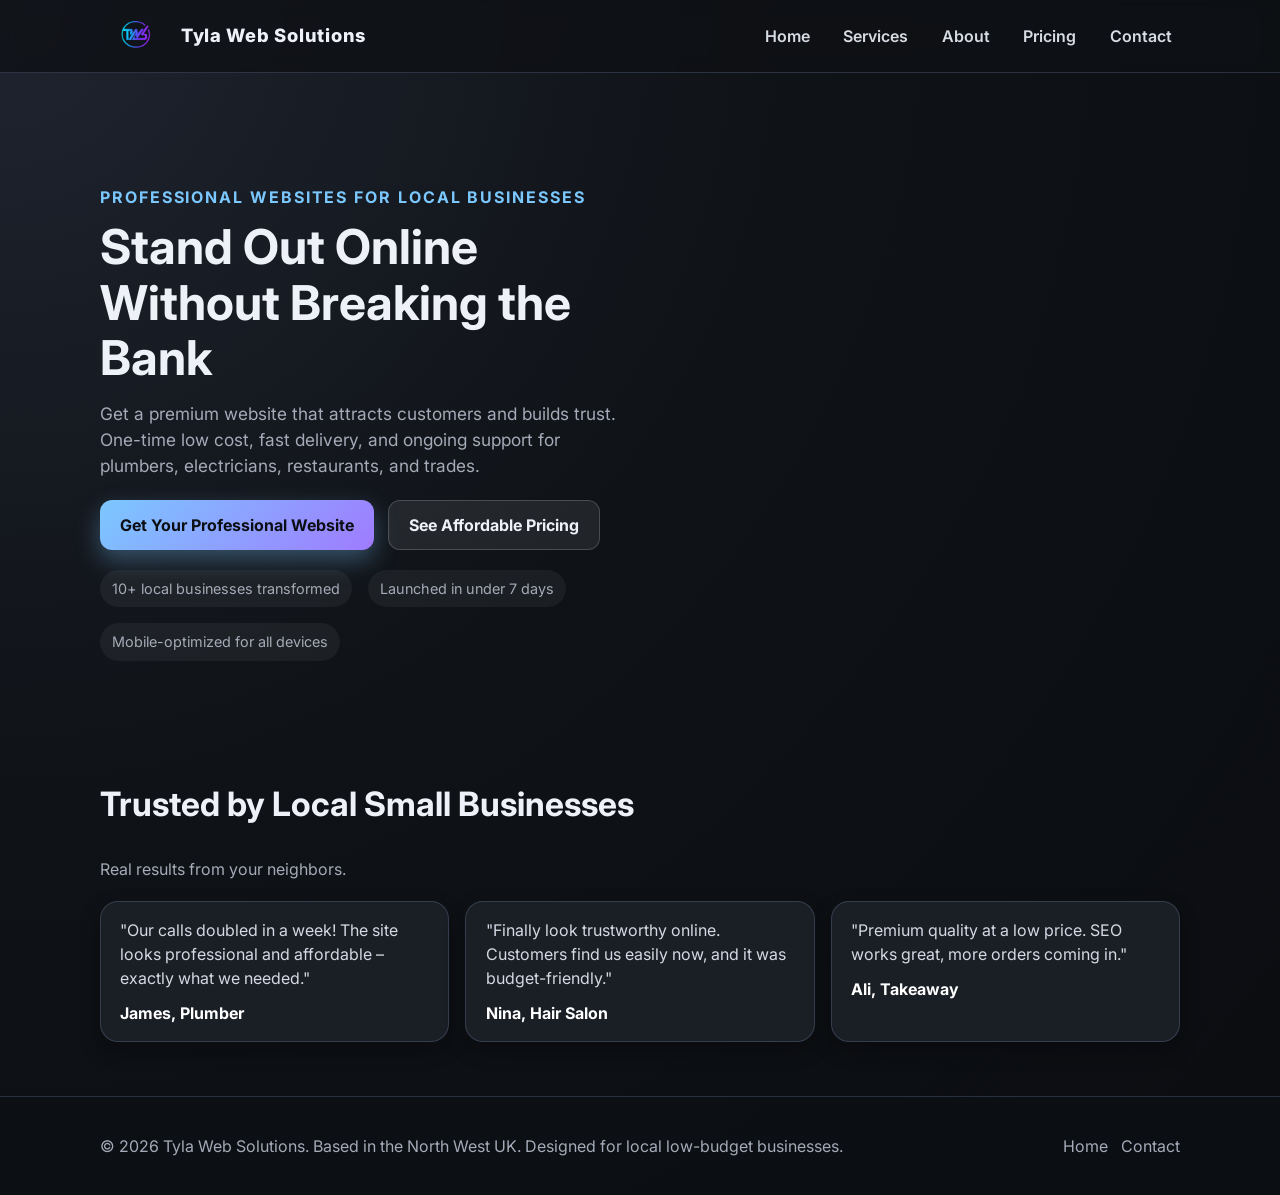
<file: index.html>
<!DOCTYPE html>
<html lang="en">
<head>
  <meta charset="UTF-8" />
  <meta name="viewport" content="width=device-width, initial-scale=1.0" />
  <meta name="description" content="Affordable local small-business web design for plumbers, electricians, shops and service providers." />
  <title>Tyla Web Solutions | Fast, Affordable Local Websites</title>
  <link rel="preconnect" href="https://fonts.googleapis.com" />
  <link rel="preconnect" href="https://fonts.gstatic.com" crossorigin />
  <link href="https://fonts.googleapis.com/css2?family=Inter:wght@400;500;600;700;800&display=swap" rel="stylesheet" />
  <link rel="icon" href="TWS.png" type="image/png" />
  <link rel="stylesheet" href="styles.css" />
</head>
<body>
  <!-- Page wrapper with semantic structure -->
  <header class="site-header" id="top">
    <div class="container header-inner">
      <a href="#top" class="brand" aria-label="Tyla Web Solutions">
        <img src="TWS.png" alt="Tyla Web Solutions logo" class="brand-logo" loading="lazy" />
        Tyla Web Solutions
      </a>
      <button class="menu-toggle" id="menu-toggle" aria-label="Open mobile menu" aria-expanded="false">
        <span></span><span></span><span></span>
      </button>
      <nav class="nav" id="main-nav" aria-label="Primary">
        <a href="index.html">Home</a>
        <a href="services.html">Services</a>
        <a href="about.html">About</a>
        <a href="pricing.html">Pricing</a>
        <a href="contact.html">Contact</a>
      </nav>
    </div>
  </header>

  <main>
    <!-- HERO SECTION -->
    <section class="hero" id="hero">
      <div class="container hero-grid">
        <div class="hero-content" data-animate>
          <p class="eyebrow">Professional websites for local businesses</p>
          <h1>Stand Out Online Without Breaking the Bank</h1>
          <p class="lead">Get a premium website that attracts customers and builds trust. One-time low cost, fast delivery, and ongoing support for plumbers, electricians, restaurants, and trades.</p>
          <div class="hero-actions">
            <a href="contact.html" class="btn btn-primary">Get Your Professional Website</a>
            <a href="pricing.html" class="btn btn-secondary">See Affordable Pricing</a>
          </div>
          <ul class="hero-stats">
            <li>10+ local businesses transformed</li>
            <li>Launched in under 7 days</li>
            <li>Mobile-optimized for all devices</li>
          </ul>
        </div>
      </div>
    </section>

    <!-- SOCIAL PROOF / TRUST -->
    <section class="section" id="trust">
      <div class="container" data-animate>
        <h2>Trusted by Local Small Businesses</h2>
        <p class="section-subtitle">Real results from your neighbors.</p>
        <div class="testimonials-grid">
          <article class="testimonial">
            <p>"Our calls doubled in a week! The site looks professional and affordable – exactly what we needed."</p>
            <h3>James, Plumber</h3>
          </article>
          <article class="testimonial">
            <p>"Finally look trustworthy online. Customers find us easily now, and it was budget-friendly."</p>
            <h3>Nina, Hair Salon</h3>
          </article>
          <article class="testimonial">
            <p>"Premium quality at a low price. SEO works great, more orders coming in."</p>
            <h3>Ali, Takeaway</h3>
          </article>
        </div>
      </div>
    </section>
  </main>

  <!-- FOOTER -->
  <footer class="site-footer">
    <div class="container footer-inner">
      <p>&copy; <span id="year"></span> Tyla Web Solutions. Based in the North West UK. Designed for local low-budget businesses.</p>
      <ul class="footer-links">
        <li><a href="index.html">Home</a></li>
        <li><a href="contact.html">Contact</a></li>
      </ul>
    </div>
  </footer>

  <script src="script.js"></script>
  <button id="back-to-top" class="back-to-top" aria-label="Back to top">↑</button>
</body>
</html>
</file>
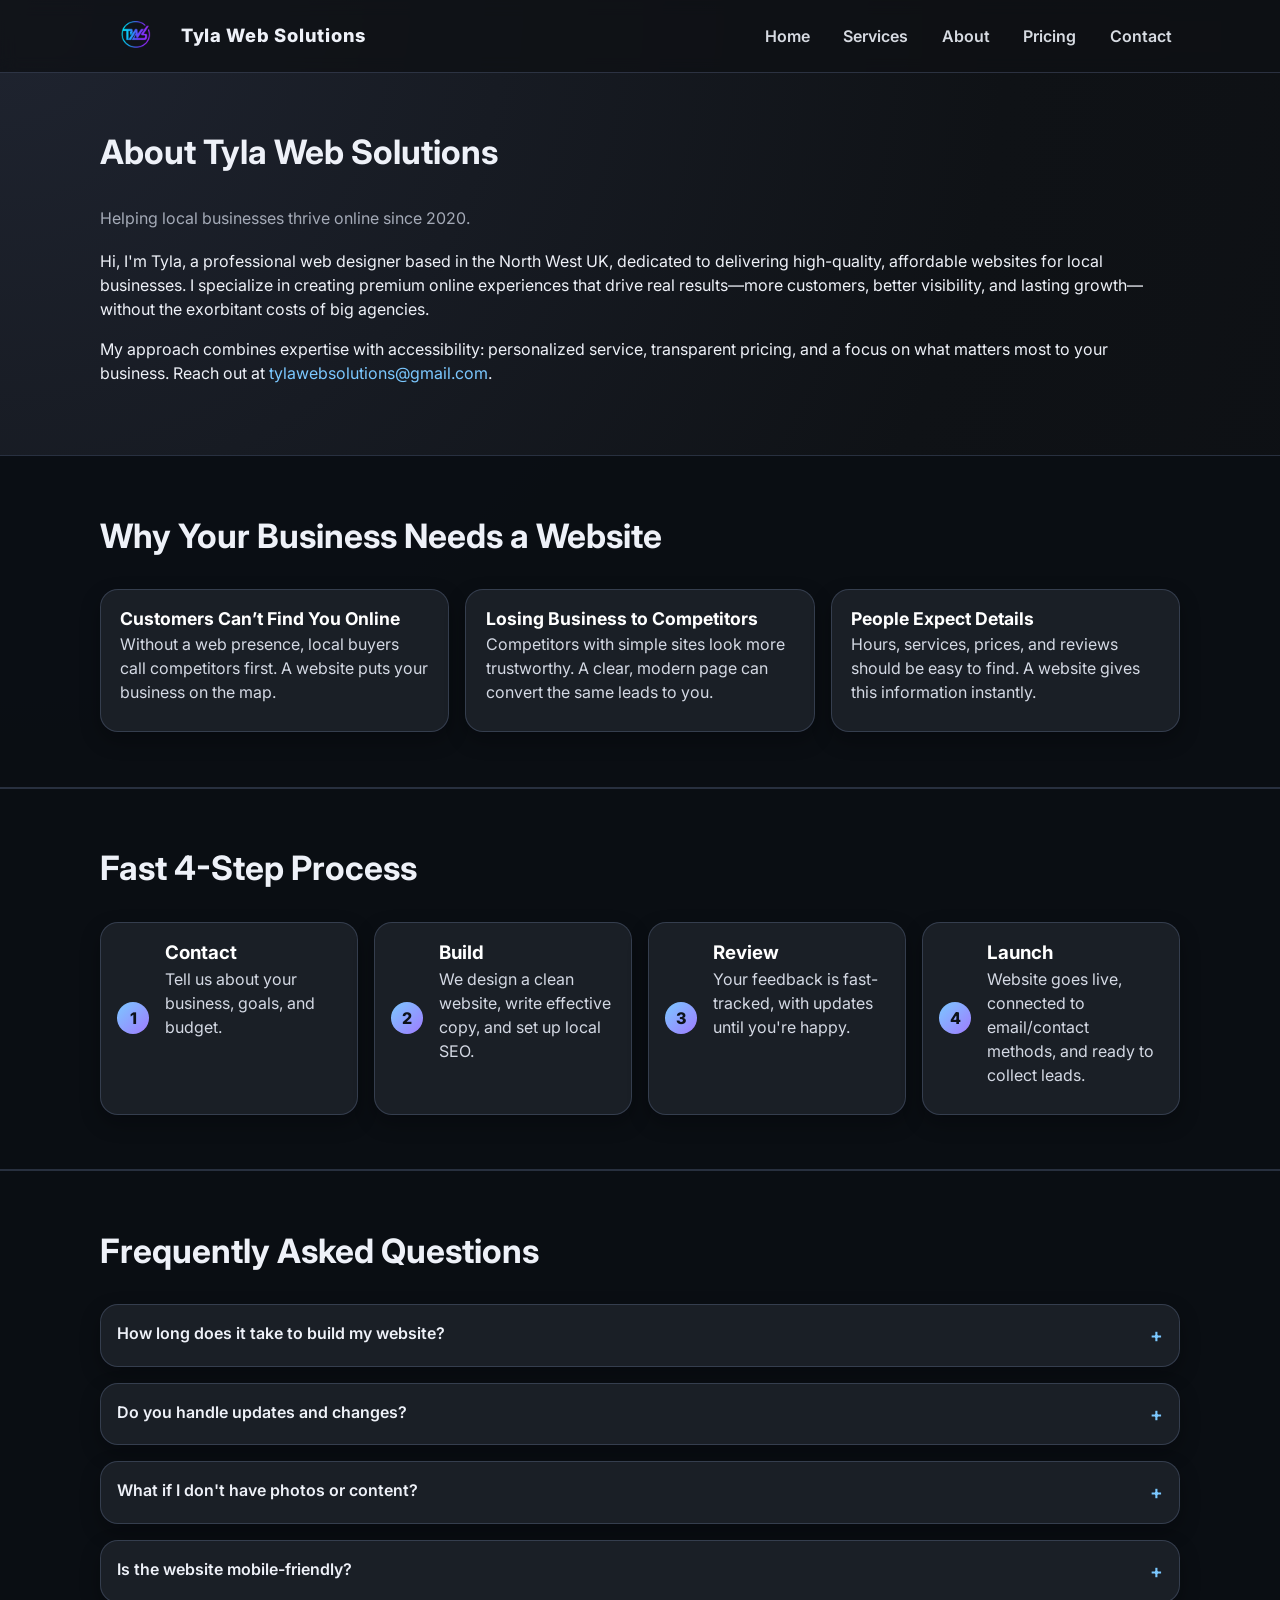
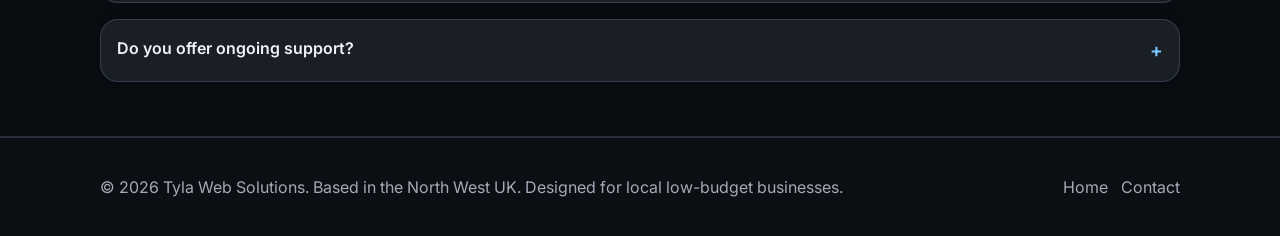
<file: about.html>
<!DOCTYPE html>
<html lang="en">
<head>
  <meta charset="UTF-8" />
  <meta name="viewport" content="width=device-width, initial-scale=1.0" />
  <meta name="description" content="Affordable local small-business web design for plumbers, electricians, shops and service providers." />
  <title>About | Tyla Web Solutions</title>
  <link rel="preconnect" href="https://fonts.googleapis.com" />
  <link rel="preconnect" href="https://fonts.gstatic.com" crossorigin />
  <link href="https://fonts.googleapis.com/css2?family=Inter:wght@400;500;600;700;800&display=swap" rel="stylesheet" />
  <link rel="icon" href="TWS.png" type="image/png" />
  <link rel="stylesheet" href="styles.css" />
</head>
<body>
  <header class="site-header" id="top">
    <div class="container header-inner">
      <a href="index.html" class="brand" aria-label="Tyla Web Solutions">
        <img src="TWS.png" alt="Tyla Web Solutions logo" class="brand-logo" loading="lazy" />
        Tyla Web Solutions
      </a>
      <button class="menu-toggle" id="menu-toggle" aria-label="Open mobile menu" aria-expanded="false">
        <span></span><span></span><span></span>
      </button>
      <nav class="nav" id="main-nav" aria-label="Primary">
        <a href="index.html">Home</a>
        <a href="services.html">Services</a>
        <a href="about.html">About</a>
        <a href="pricing.html">Pricing</a>
        <a href="contact.html">Contact</a>
      </nav>
    </div>
  </header>

  <main>
    <!-- Introduction Section -->
    <section class="section" id="intro">
      <div class="container" data-animate>
        <h2>About Tyla Web Solutions</h2>
        <p class="section-subtitle">Helping local businesses thrive online since 2020.</p>
        <p>Hi, I'm Tyla, a professional web designer based in the North West UK, dedicated to delivering high-quality, affordable websites for local businesses. I specialize in creating premium online experiences that drive real results—more customers, better visibility, and lasting growth—without the exorbitant costs of big agencies.</p>
        <p>My approach combines expertise with accessibility: personalized service, transparent pricing, and a focus on what matters most to your business. Reach out at <a href="mailto:tylawebsolutions@gmail.com">tylawebsolutions@gmail.com</a>.</p>
      </div>
    </section>

    <!-- WHY YOU NEED A WEBSITE -->
    <section class="section alt" id="why">
      <div class="container" data-animate>
        <h2>Why Your Business Needs a Website</h2>
        <div class="PainGrid">
          <article class="pain">
            <h3>Customers Can’t Find You Online</h3>
            <p>Without a web presence, local buyers call competitors first. A website puts your business on the map.</p>
          </article>
          <article class="pain">
            <h3>Losing Business to Competitors</h3>
            <p>Competitors with simple sites look more trustworthy. A clear, modern page can convert the same leads to you.</p>
          </article>
          <article class="pain">
            <h3>People Expect Details</h3>
            <p>Hours, services, prices, and reviews should be easy to find. A website gives this information instantly.</p>
          </article>
        </div>
      </div>
    </section>

    <!-- PROCESS SECTION -->
    <section class="section alt" id="process">
      <div class="container" data-animate>
        <h2>Fast 4-Step Process</h2>
        <div class="process-grid">
          <article class="step">
            <span>1</span>
            <h3>Contact</h3>
            <p>Tell us about your business, goals, and budget.</p>
          </article>
          <article class="step">
            <span>2</span>
            <h3>Build</h3>
            <p>We design a clean website, write effective copy, and set up local SEO.</p>
          </article>
          <article class="step">
            <span>3</span>
            <h3>Review</h3>
            <p>Your feedback is fast-tracked, with updates until you're happy.</p>
          </article>
          <article class="step">
            <span>4</span>
            <h3>Launch</h3>
            <p>Website goes live, connected to email/contact methods, and ready to collect leads.</p>
          </article>
        </div>
      </div>
    </section>

    <!-- FAQ Section -->
    <section class="section alt" id="faq">
      <div class="container" data-animate>
        <h2>Frequently Asked Questions</h2>
        <div class="faq-list">
          <details>
            <summary>How long does it take to build my website?</summary>
            <p>Most sites are ready in 1-2 weeks from start to launch. We work quickly to get you online fast.</p>
          </details>
          <details>
            <summary>Do you handle updates and changes?</summary>
            <p>Yes! I provide easy-to-use tools for you to update content, and I'm here for any technical changes.</p>
          </details>
          <details>
            <summary>What if I don't have photos or content?</summary>
            <p>No problem—I can help source or create professional content to make your site look great.</p>
          </details>
          <details>
            <summary>Is the website mobile-friendly?</summary>
            <p>Absolutely. Every site is built mobile-first, so it looks perfect on phones, tablets, and desktops.</p>
          </details>
          <details>
            <summary>Do you offer ongoing support?</summary>
            <p>Yes, I provide support for the first month after launch, and ongoing help is available as needed.</p>
          </details>
        </div>
      </div>
    </section>
  </main>

  <footer class="site-footer">
    <div class="container footer-inner">
      <p>&copy; <span id="year"></span> Tyla Web Solutions. Based in the North West UK. Designed for local low-budget businesses.</p>
      <ul class="footer-links">
        <li><a href="index.html">Home</a></li>
        <li><a href="contact.html">Contact</a></li>
      </ul>
    </div>
  </footer>

  <script src="script.js"></script>
  <button id="back-to-top" class="back-to-top" aria-label="Back to top">↑</button>
</body>
</html>
</file>
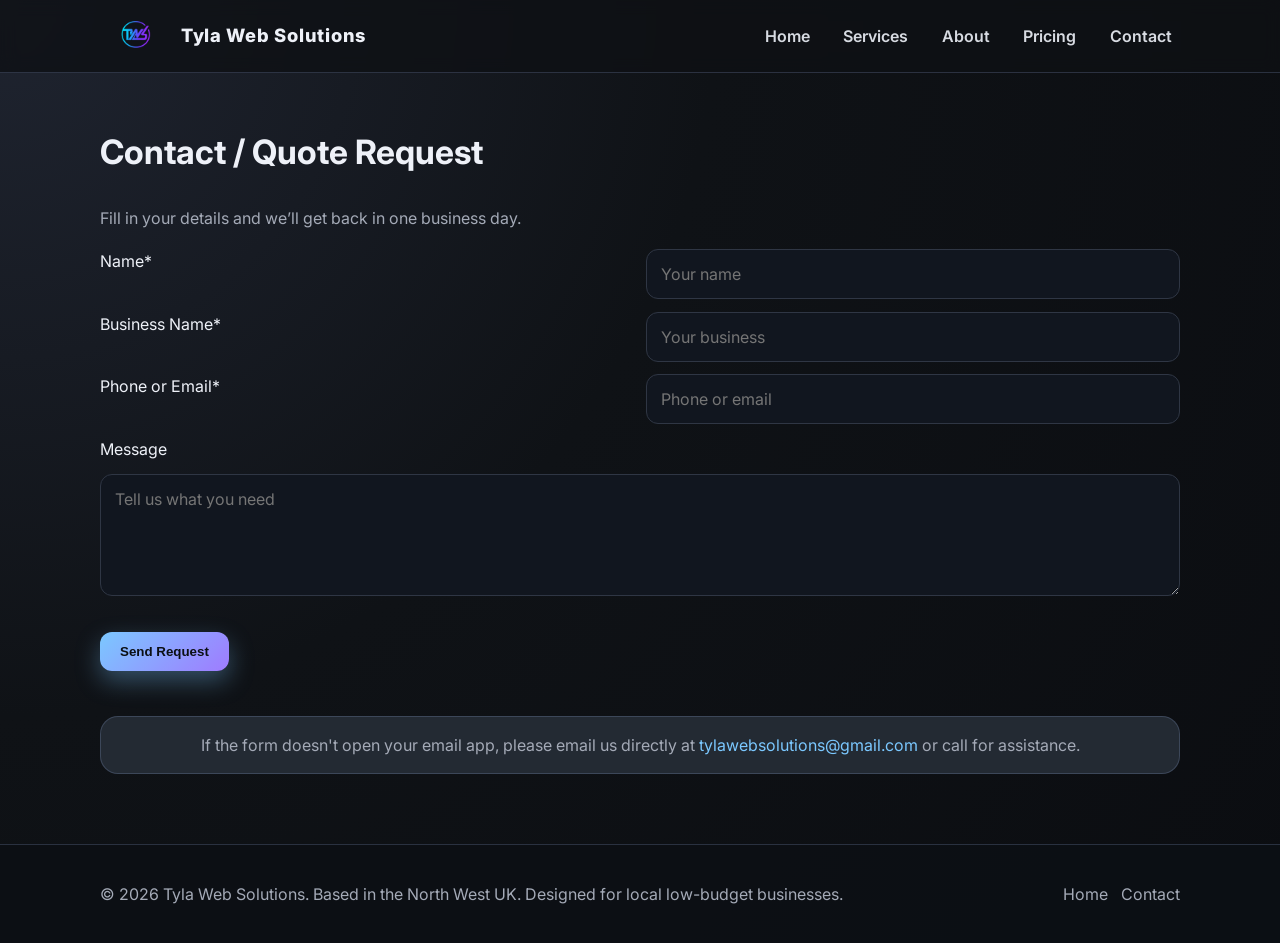
<file: contact.html>
<!DOCTYPE html>
<html lang="en">
<head>
  <meta charset="UTF-8" />
  <meta name="viewport" content="width=device-width, initial-scale=1.0" />
  <meta name="description" content="Affordable local small-business web design for plumbers, electricians, shops and service providers." />
  <title>Contact | Tyla Web Solutions</title>
  <link rel="preconnect" href="https://fonts.googleapis.com" />
  <link rel="preconnect" href="https://fonts.gstatic.com" crossorigin />
  <link href="https://fonts.googleapis.com/css2?family=Inter:wght@400;500;600;700;800&display=swap" rel="stylesheet" />
  <link rel="icon" href="TWS.png" type="image/png" />
  <link rel="stylesheet" href="styles.css" />
</head>
<body>
  <header class="site-header" id="top">
    <div class="container header-inner">
      <a href="index.html" class="brand" aria-label="Tyla Web Solutions">
        <img src="TWS.png" alt="Tyla Web Solutions logo" class="brand-logo" loading="lazy" />
        Tyla Web Solutions
      </a>
      <button class="menu-toggle" id="menu-toggle" aria-label="Open mobile menu" aria-expanded="false">
        <span></span><span></span><span></span>
      </button>
      <nav class="nav" id="main-nav" aria-label="Primary">
        <a href="index.html">Home</a>
        <a href="services.html">Services</a>
        <a href="about.html">About</a>
        <a href="pricing.html">Pricing</a>
        <a href="contact.html">Contact</a>
      </nav>
    </div>
  </header>

  <main>
    <!-- CONTACT SECTION -->
    <section class="section" id="contact">
      <div class="container" data-animate>
        <h2>Contact / Quote Request</h2>
        <p class="section-subtitle">Fill in your details and we’ll get back in one business day.</p>
        <form id="contact-form" novalidate aria-label="Quote request form" action="#">
          <div class="form-grid">
            <label for="name">Name*</label>
            <input type="text" id="name" name="name" placeholder="Your name" required />
            <label for="business">Business Name*</label>
            <input type="text" id="business" name="business" placeholder="Your business" required />
            <label for="phone">Phone or Email*</label>
            <input type="text" id="phone" name="phone" placeholder="Phone or email" required />
            <label for="message">Message</label>
            <textarea id="message" name="message" rows="4" placeholder="Tell us what you need"></textarea>
          </div>
          <p id="form-error" class="form-error" aria-live="polite"></p>
          <button type="submit" class="btn btn-primary">Send Request</button>
          <p id="form-success" class="form-success" aria-live="polite"></p>
        </form>
        <p class="backup-contact">If the form doesn't open your email app, please email us directly at <a href="mailto:tylawebsolutions@gmail.com">tylawebsolutions@gmail.com</a> or call for assistance.</p>
      </div>
    </section>
  </main>

  <footer class="site-footer">
    <div class="container footer-inner">
      <p>&copy; <span id="year"></span> Tyla Web Solutions. Based in the North West UK. Designed for local low-budget businesses.</p>
      <ul class="footer-links">
        <li><a href="index.html">Home</a></li>
        <li><a href="contact.html">Contact</a></li>
      </ul>
    </div>
  </footer>

  <script src="script.js"></script>
  <button id="back-to-top" class="back-to-top" aria-label="Back to top">↑</button>
</body>
</html>
</file>
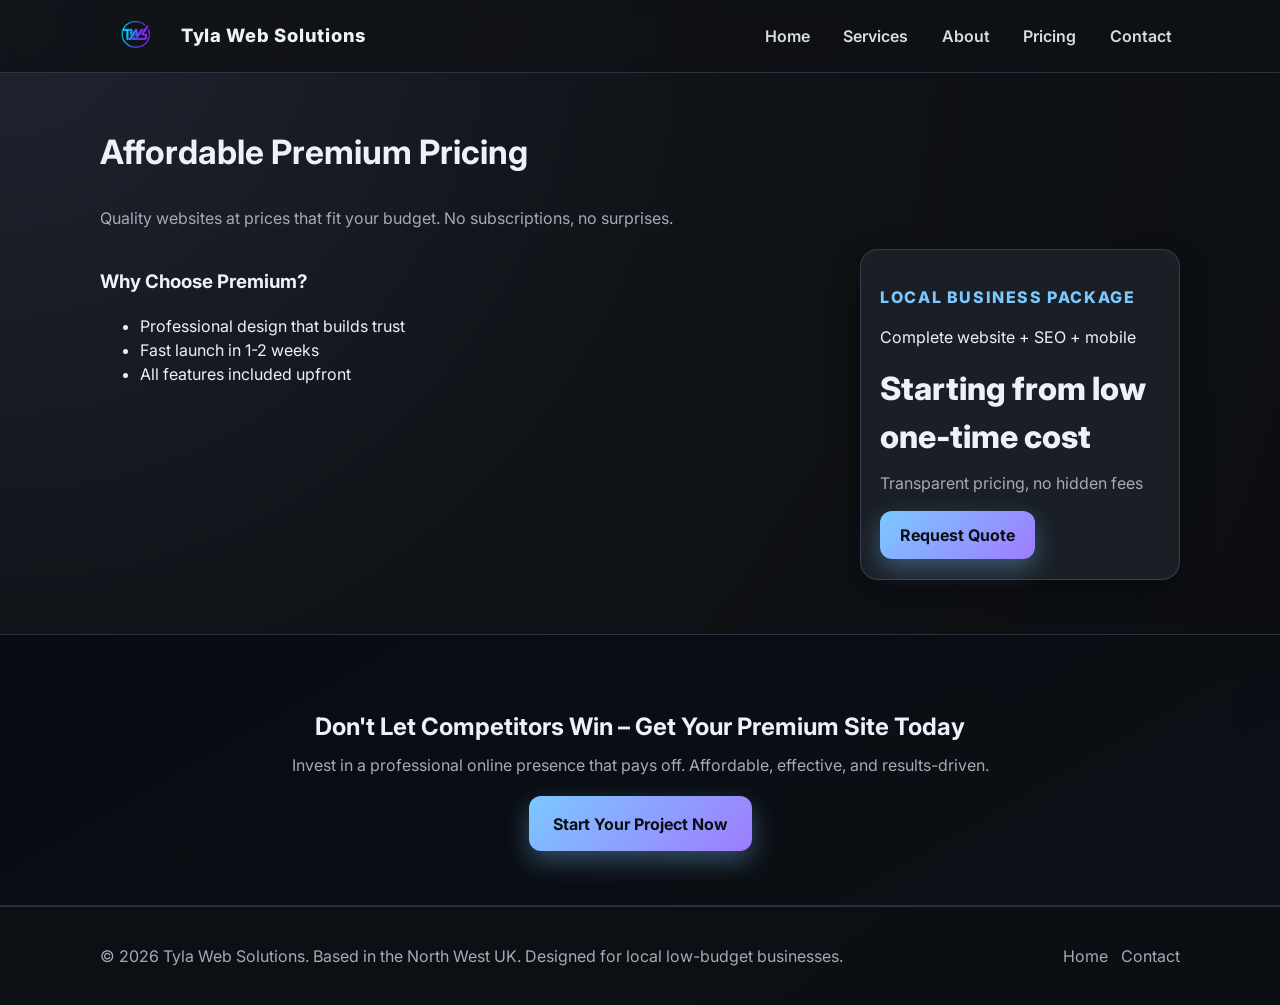
<file: pricing.html>
<!DOCTYPE html>
<html lang="en">
<head>
  <meta charset="UTF-8" />
  <meta name="viewport" content="width=device-width, initial-scale=1.0" />
  <meta name="description" content="Affordable local small-business web design for plumbers, electricians, shops and service providers." />
  <title>Pricing | Tyla Web Solutions</title>
  <link rel="preconnect" href="https://fonts.googleapis.com" />
  <link rel="preconnect" href="https://fonts.gstatic.com" crossorigin />
  <link href="https://fonts.googleapis.com/css2?family=Inter:wght@400;500;600;700;800&display=swap" rel="stylesheet" />
  <link rel="icon" href="TWS.png" type="image/png" />
  <link rel="stylesheet" href="styles.css" />
</head>
<body>
  <header class="site-header" id="top">
    <div class="container header-inner">
      <a href="index.html" class="brand" aria-label="Tyla Web Solutions">
        <img src="TWS.png" alt="Tyla Web Solutions logo" class="brand-logo" loading="lazy" />
        Tyla Web Solutions
      </a>
      <button class="menu-toggle" id="menu-toggle" aria-label="Open mobile menu" aria-expanded="false">
        <span></span><span></span><span></span>
      </button>
      <nav class="nav" id="main-nav" aria-label="Primary">
        <a href="index.html">Home</a>
        <a href="services.html">Services</a>
        <a href="about.html">About</a>
        <a href="pricing.html">Pricing</a>
        <a href="contact.html">Contact</a>
      </nav>
    </div>
  </header>

  <main>
    <!-- PRICING / VALUE SECTION -->
    <section class="section" id="pricing">
      <div class="container" data-animate>
        <h2>Affordable Premium Pricing</h2>
        <p class="section-subtitle">Quality websites at prices that fit your budget. No subscriptions, no surprises.</p>
        <div class="pricing-content">
          <div>
            <h3>Why Choose Premium?</h3>
            <ul>
              <li>Professional design that builds trust</li>
              <li>Fast launch in 1-2 weeks</li>
              <li>All features included upfront</li>
            </ul>
          </div>
          <div class="pricing-box">
            <p class="highlight">Local Business Package</p>
            <p>Complete website + SEO + mobile</p>
            <p class="price">Starting from low one-time cost</p>
            <p class="footnote">Transparent pricing, no hidden fees</p>
            <a class="btn btn-primary" href="contact.html">Request Quote</a>
          </div>
        </div>
      </div>
    </section>

    <!-- CALL TO ACTION REPEATED -->
    <section class="cta" data-animate>
      <div class="container">
        <h2>Don't Let Competitors Win – Get Your Premium Site Today</h2>
        <p>Invest in a professional online presence that pays off. Affordable, effective, and results-driven.</p>
        <a href="contact.html" class="btn btn-primary btn-large">Start Your Project Now</a>
      </div>
    </section>
  </main>

  <footer class="site-footer">
    <div class="container footer-inner">
      <p>&copy; <span id="year"></span> Tyla Web Solutions. Based in the North West UK. Designed for local low-budget businesses.</p>
      <ul class="footer-links">
        <li><a href="index.html">Home</a></li>
        <li><a href="contact.html">Contact</a></li>
      </ul>
    </div>
  </footer>

  <script src="script.js"></script>
  <button id="back-to-top" class="back-to-top" aria-label="Back to top">↑</button>
</body>
</html>
</file>
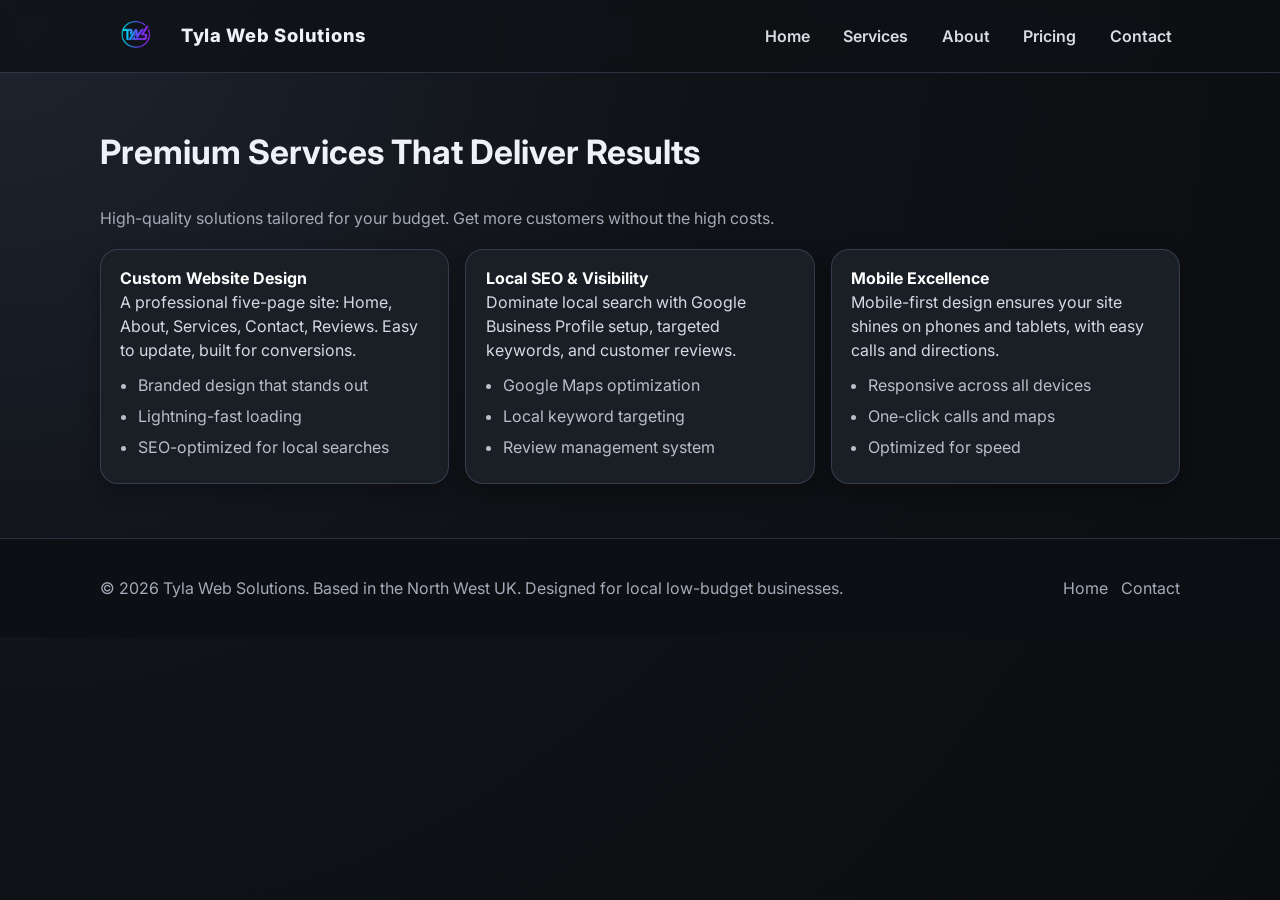
<file: services.html>
<!DOCTYPE html>
<html lang="en">
<head>
  <meta charset="UTF-8" />
  <meta name="viewport" content="width=device-width, initial-scale=1.0" />
  <meta name="description" content="Affordable local small-business web design for plumbers, electricians, shops and service providers." />
  <title>Services | Tyla Web Solutions</title>
  <link rel="preconnect" href="https://fonts.googleapis.com" />
  <link rel="preconnect" href="https://fonts.gstatic.com" crossorigin />
  <link href="https://fonts.googleapis.com/css2?family=Inter:wght@400;500;600;700;800&display=swap" rel="stylesheet" />
  <link rel="icon" href="TWS.png" type="image/png" />
  <link rel="stylesheet" href="styles.css" />
</head>
<body>
  <header class="site-header" id="top">
    <div class="container header-inner">
      <a href="index.html" class="brand" aria-label="Tyla Web Solutions">
        <img src="TWS.png" alt="Tyla Web Solutions logo" class="brand-logo" loading="lazy" />
        Tyla Web Solutions
      </a>
      <button class="menu-toggle" id="menu-toggle" aria-label="Open mobile menu" aria-expanded="false">
        <span></span><span></span><span></span>
      </button>
      <nav class="nav" id="main-nav" aria-label="Primary">
        <a href="index.html">Home</a>
        <a href="services.html">Services</a>
        <a href="about.html">About</a>
        <a href="pricing.html">Pricing</a>
        <a href="contact.html">Contact</a>
      </nav>
    </div>
  </header>

  <main>
    <!-- SERVICES SECTION -->
    <section class="section" id="services">
      <div class="container" data-animate>
        <h2>Premium Services That Deliver Results</h2>
        <p class="section-subtitle">High-quality solutions tailored for your budget. Get more customers without the high costs.</p>
        <div class="cards-grid">
          <article class="card">
            <h3>Custom Website Design</h3>
            <p>A professional five-page site: Home, About, Services, Contact, Reviews. Easy to update, built for conversions.</p>
            <ul>
              <li>Branded design that stands out</li>
              <li>Lightning-fast loading</li>
              <li>SEO-optimized for local searches</li>
            </ul>
          </article>
          <article class="card">
            <h3>Local SEO & Visibility</h3>
            <p>Dominate local search with Google Business Profile setup, targeted keywords, and customer reviews.</p>
            <ul>
              <li>Google Maps optimization</li>
              <li>Local keyword targeting</li>
              <li>Review management system</li>
            </ul>
          </article>
          <article class="card">
            <h3>Mobile Excellence</h3>
            <p>Mobile-first design ensures your site shines on phones and tablets, with easy calls and directions.</p>
            <ul>
              <li>Responsive across all devices</li>
              <li>One-click calls and maps</li>
              <li>Optimized for speed</li>
            </ul>
          </article>
        </div>
      </div>
    </section>
  </main>

  <footer class="site-footer">
    <div class="container footer-inner">
      <p>&copy; <span id="year"></span> Tyla Web Solutions. Based in the North West UK. Designed for local low-budget businesses.</p>
      <ul class="footer-links">
        <li><a href="index.html">Home</a></li>
        <li><a href="contact.html">Contact</a></li>
      </ul>
    </div>
  </footer>

  <script src="script.js"></script>
  <button id="back-to-top" class="back-to-top" aria-label="Back to top">↑</button>
</body>
</html>
</file>
<file: styles.css>
:root {
  /* Color palette variables */
  --bg: #0f1216;
  --surface: #1a1f26;
  --surface-2: #232a33;
  --text: #eef1f8;
  --muted: #a4aab7;
  --accent: #7bc8ff;
  --accent-alt: #9f7bff;
  --border: rgba(159, 187, 241, 0.2);
  --shadow: 0 16px 35px rgba(0, 0, 0, 0.35);
  --radius: 18px;
  --max-width: 1080px;
}

* {
  box-sizing: border-box;
}

html {
  scroll-behavior: smooth;
  font-size: 16px;
}

body {
  margin: 0;
  background: radial-gradient(circle at top left, #1f2430 0%, #0f1216 45%, #0b0d11 100%);
  color: var(--text);
  font-family: 'Inter', sans-serif;
  line-height: 1.5;
  min-height: 100vh;
}

img {
  max-width: 100%;
  display: block;
}

a {
  color: var(--accent);
  text-decoration: none;
}

a:focus,
button:focus {
  outline: 2px solid var(--accent);
  outline-offset: 2px;
}

input:focus,
textarea:focus {
  outline: 2px solid var(--accent);
  outline-offset: 2px;
}

.container {
  width: min(93%, var(--max-width));
  margin: 0 auto;
}

.site-header {
  position: sticky;
  top: 0;
  z-index: 30;
  backdrop-filter: blur(8px);
  background: rgba(14, 17, 21, 0.80);
  border-bottom: 1px solid var(--border);
}

.header-inner {
  display: flex;
  justify-content: space-between;
  align-items: center;
  gap: 1rem;
  height: 72px;
}

.brand {
  color: var(--text);
  font-size: 1.15rem;
  font-weight: 800;
  letter-spacing: 0.04em;
  display: inline-flex;
  align-items: center;
  gap: 0.55rem;
}

.brand-logo {
  height: 3rem;
  width: auto;
  display: block;
}

.nav {
  display: none;
  gap: 1.1rem;
  align-items: center;
}

.nav.open {
  display: flex;
  flex-direction: column;
  position: absolute;
  top: 100%;
  left: 0;
  right: 0;
  background: var(--bg);
  border: 1px solid var(--border);
  border-top: none;
  padding: 1rem;
  z-index: 10;
}

.nav a {
  padding: 0.4rem 0.5rem;
  font-weight: 600;
  color: #d7dbe2;
  border-radius: 8px;
}

.nav a:hover,
.nav a:focus {
  background: rgba(123, 200, 255, 0.17);
}

.menu-toggle {
  width: 44px;
  height: 44px;
  border: 1px solid var(--border);
  border-radius: 12px;
  background: rgba(20, 26, 34, 0.7);
  color: #fff;
  display: inline-flex;
  align-items: center;
  justify-content: center;
  cursor: pointer;
  transition: transform 0.3s ease, background 0.25s ease;
}

.menu-toggle span {
  width: 20px;
  height: 2px;
  background: var(--text);
  border-radius: 10px;
  display: block;
  position: relative;
}

.menu-toggle span:nth-child(2) {
  margin-top: 5px;
  margin-bottom: 5px;
}

.menu-toggle:hover {
  transform: scale(1.02);
  background: rgba(123, 200, 255, 0.25);
}

.hero {
  padding: 6rem 0 3rem;
}

.hero-grid {
  display: grid;
  gap: 2rem;
}

.hero-content {
  max-width: 520px;
}

.eyebrow {
  color: var(--accent);
  font-weight: 700;
  text-transform: uppercase;
  letter-spacing: 0.12em;
  margin-bottom: 0.65rem;
}

.hero h1 {
  font-size: clamp(1.9rem, 4vw, 3rem);
  margin: 0 0 1rem;
  line-height: 1.15;
}

.lead {
  color: var(--muted);
  margin: 0 0 1.35rem;
  font-size: 1.08rem;
}

.hero-actions {
  display: flex;
  flex-wrap: wrap;
  gap: 0.9rem;
  margin-bottom: 1.2rem;
}

.btn {
  border: none;
  display: inline-flex;
  align-items: center;
  justify-content: center;
  border-radius: 12px;
  padding: 0.75rem 1.25rem;
  font-weight: 700;
  cursor: pointer;
  transition: all 0.25s ease;
  text-decoration: none;
  color: #0b0f14;
  background: #fff;
}

.btn-primary {
  background: linear-gradient(135deg, var(--accent), var(--accent-alt));
  color: #0b0f14;
  box-shadow: 0 10px 25px rgba(123, 200, 255, 0.34);
}

.btn-primary:hover,
.btn-primary:focus {
  transform: translateY(-2px);
  box-shadow: 0 14px 32px rgba(123, 200, 255, 0.52);
}

.btn-secondary {
  background: rgba(255, 255, 255, 0.08);
  color: #eef1f8;
  border: 1px solid rgba(255, 255, 255, 0.18);
}

.btn-secondary:hover,
.btn-secondary:focus {
  background: rgba(255, 255, 255, 0.15);
}

.btn-large {
  padding: 0.95rem 1.5rem;
}

.hero-stats {
  list-style: none;
  padding: 0;
  display: flex;
  gap: 1rem;
  flex-wrap: wrap;
  color: var(--muted);
}

.hero-stats li {
  background: rgba(255, 255, 255, 0.05);
  padding: 0.5rem 0.75rem;
  border-radius: 999px;
  font-size: 0.9rem;
}

.hero-visual {
  border: 1px solid var(--border);
  border-radius: var(--radius);
  overflow: hidden;
  box-shadow: var(--shadow);
  background: linear-gradient(130deg, rgba(15, 17, 22, 0.81), rgba(26, 32, 42, 0.9));
}

.hero-visual figcaption {
  color: var(--muted);
  font-size: 0.88rem;
  padding: 0.8rem;
  text-align: center;
}

.section {
  padding: 3.4rem 0;
}

.section.alt {
  background: rgba(10, 14, 19, 0.95);
  border-top: 1px solid var(--border);
  border-bottom: 1px solid var(--border);
}

.section h2 {
  margin-top: 0;
  font-size: clamp(1.5rem, 3vw, 2.1rem);
}

.section-subtitle {
  color: var(--muted);
  max-width: 690px;
  margin-bottom: 1.2rem;
}

.testimonials-grid,
.cards-grid,
.process-grid,
.PainGrid {
  display: grid;
  gap: 1rem;
}

.testimonial,
.card,
.pain,
.step {
  background: var(--surface);
  border: 1px solid var(--border);
  border-radius: var(--radius);
  padding: 1rem 1.2rem;
  box-shadow: 0 8px 20px rgba(1, 2, 5, 0.3);
}

.testimonial p,
.card p,
.pain p,
.step p {
  margin: 0 0 0.7rem;
  color: #d4d9e4;
}

.testimonial h3,
.card h3,
.pain h3,
.step h3 {
  margin: 0;
  color: #fff;
}

.testimonial h3,
.card h3,
.pain h3 {
  font-size: 1rem;
}

.card ul {
  margin: 0.7rem 0 0;
  padding-left: 1.1rem;
  color: #b8bfca;
}

.card li {
  margin-bottom: 0.45rem;
}

.pain h3 {
  font-size: 1.1rem;
}

.process-grid {
  grid-template-columns: 1fr;
}

.step {
  position: relative;
  padding-left: 4rem;
}

.step span {
  position: absolute;
  top: 50%;
  left: 1rem;
  transform: translateY(-50%);
  width: 2rem;
  height: 2rem;
  border-radius: 50%;
  background: linear-gradient(135deg, var(--accent), var(--accent-alt));
  color: #0d121a;
  display: grid;
  place-items: center;
  font-weight: 800;
}

.pricing-content {
  display: grid;
  gap: 1rem;
  align-items: flex-start;
}

.pricing-box {
  border: 1px solid var(--border);
  background: var(--surface);
  border-radius: var(--radius);
  padding: 1.2rem;
  box-shadow: 0 12px 30px rgba(0, 0, 0, 0.32);
}

.pricing-box .highlight {
  text-transform: uppercase;
  color: var(--accent);
  font-weight: 800;
  letter-spacing: 0.1em;
  margin-bottom: 0.8rem;
}

.price {
  font-size: 2rem;
  font-weight: 800;
  margin: 0.65rem 0;
}

.footnote {
  color: var(--muted);
  margin: 0 0 1rem;
}

.cta {
  padding: 3.4rem 0;
  background: linear-gradient(150deg, rgba(9, 12, 18, 0.98), rgba(12, 15, 21, 0.95));
  border-top: 1px solid var(--border);
  border-bottom: 1px solid var(--border);
  text-align: center;
}

.cta h2 {
  margin-bottom: 0.5rem;
}

.cta p {
  color: var(--muted);
  margin: 0 0 1.2rem;
}

#contact .form-grid {
  display: grid;
  gap: 0.8rem;
}

#contact input,
#contact textarea {
  width: 100%;
  background: #11161f;
  color: var(--text);
  border: 1px solid #2f3644;
  border-radius: 12px;
  padding: 0.75rem 0.85rem;
  font: inherit;
  outline: none;
}

#contact input:focus,
#contact textarea:focus {
  border-color: var(--accent);
  box-shadow: 0 0 0 3px rgba(123, 200, 255, 0.18);
}

.form-error {
  color: #ff7665;
  min-height: 1.35rem;
  margin: 0.45rem 0;
}

.form-success {
  color: #90f3c6;
  min-height: 1.35rem;
  margin: 0.45rem 0;
}

.site-footer {
  padding: 1.3rem 0;
  background: rgba(12, 15, 20, 0.96);
  border-top: 1px solid var(--border);
}

.footer-inner {
  display: flex;
  align-items: center;
  justify-content: space-between;
  flex-wrap: wrap;
  gap: 0.8rem;
  color: var(--muted);
}

.footer-links {
  list-style: none;
  margin: 0;
  padding: 0;
  display: flex;
  gap: 0.8rem;
}

.footer-links a {
  color: var(--muted);
  border-bottom: 1px dashed transparent;
}

.footer-links a:hover,
.footer-links a:focus {
  border-color: var(--accent);
  color: var(--text);
}

/* Responsive layout */
@media (min-width: 760px) {
  .nav {
    display: flex;
  }

  .menu-toggle {
    display: none;
  }

  .hero-grid {
    grid-template-columns: minmax(0, 1fr) minmax(0, 1fr);
    align-items: center;
    gap: 2.5rem;
  }

  .testimonials-grid {
    grid-template-columns: repeat(3, minmax(0, 1fr));
  }

  .cards-grid {
    grid-template-columns: repeat(3, minmax(0, 1fr));
  }

  .PainGrid {
    grid-template-columns: repeat(3, minmax(0, 1fr));
  }

  .process-grid {
    grid-template-columns: repeat(4, minmax(0, 1fr));
  }

  .pricing-content {
    grid-template-columns: 1fr 320px;
  }

  #contact .form-grid {
    grid-template-columns: repeat(2, minmax(0, 1fr));
  }

  #contact textarea {
    grid-column: span 2;
  }

  .offer-details {
    grid-template-columns: 1fr 1fr;
  }
}

@media (max-width: 759px) {
  .hero {
    padding-top: 4rem;
  }

  .section {
    padding: 2.8rem 0;
  }

  .section.alt {
    padding: 2.8rem 0;
  }

  .pricing-content {
    grid-template-columns: 1fr;
  }

  #contact .form-grid {
    grid-template-columns: 1fr;
  }

  .site-footer {
    text-align: center;
  }

  .footer-inner {
    justify-content: center;
  }
}

/* Animations */
[data-animate] {
  opacity: 0;
  transform: translateY(20px);
  transition: opacity 0.65s ease, transform 0.65s ease;
}

[data-animate].visible {
  opacity: 1;
  transform: translateY(0);
}

/* Back to top button */
.back-to-top {
  position: fixed;
  bottom: 2rem;
  right: 2rem;
  width: 50px;
  height: 50px;
  background: var(--accent);
  color: #0b0f14;
  border: none;
  border-radius: 50%;
  font-size: 1.5rem;
  cursor: pointer;
  opacity: 0;
  visibility: hidden;
  transition: all 0.3s ease;
  z-index: 100;
  box-shadow: var(--shadow);
}

.back-to-top.show {
  opacity: 1;
  visibility: visible;
}

.back-to-top:hover {
  transform: scale(1.1);
  background: var(--accent-alt);
}

/* FAQ styles */
.faq-list {
  display: flex;
  flex-direction: column;
  gap: 1rem;
}

details {
  background: var(--surface);
  border: 1px solid var(--border);
  border-radius: var(--radius);
  padding: 1rem;
  box-shadow: 0 8px 20px rgba(1, 2, 5, 0.3);
}

summary {
  cursor: pointer;
  font-weight: 600;
  color: var(--text);
  list-style: none;
  outline: none;
}

summary::marker {
  display: none;
}

summary::after {
  content: " +";
  float: right;
  font-size: 1.2rem;
  color: var(--accent);
}

details[open] summary::after {
  content: " −";
}

details p {
  margin-top: 0.75rem;
  color: var(--muted);
}

/* Backup contact */
.backup-contact {
  margin-top: 1rem;
  padding: 1rem;
  background: var(--surface-2);
  border: 1px solid var(--border);
  border-radius: var(--radius);
  color: var(--muted);
  text-align: center;
}

.backup-contact a {
  color: var(--accent);
}

/* Special offer page */
.offer-details {
  display: grid;
  gap: 2rem;
  align-items: start;
}

.offer-card {
  background: var(--surface);
  border: 1px solid var(--border);
  border-radius: var(--radius);
  padding: 2rem;
  box-shadow: var(--shadow);
  text-align: center;
}

.offer-card h2 {
  color: var(--accent);
  margin-bottom: 1rem;
}

.offer-card ul {
  list-style: none;
  padding: 0;
  margin: 1rem 0;
  color: var(--muted);
}

.offer-card li {
  margin-bottom: 0.5rem;
}

.discount-code {
  font-size: 1.2rem;
  background: var(--surface-2);
  padding: 0.75rem;
  border-radius: 8px;
  margin: 1rem 0;
  border: 1px solid var(--border);
}

.offer-benefits {
  background: var(--surface-2);
  border: 1px solid var(--border);
  border-radius: var(--radius);
  padding: 2rem;
  box-shadow: 0 8px 20px rgba(1, 2, 5, 0.3);
}

.offer-benefits h3 {
  color: var(--text);
  margin-bottom: 1rem;
}

.offer-benefits p {
  color: var(--muted);
  margin-bottom: 0.75rem;
}

/* Referral note */
.referral-note {
  background: var(--surface-2);
  border: 1px solid var(--accent);
  border-radius: var(--radius);
  padding: 1rem;
  margin-bottom: 1.5rem;
  text-align: center;
}

.referral-note p {
  margin: 0;
  color: var(--text);
}
</file>
